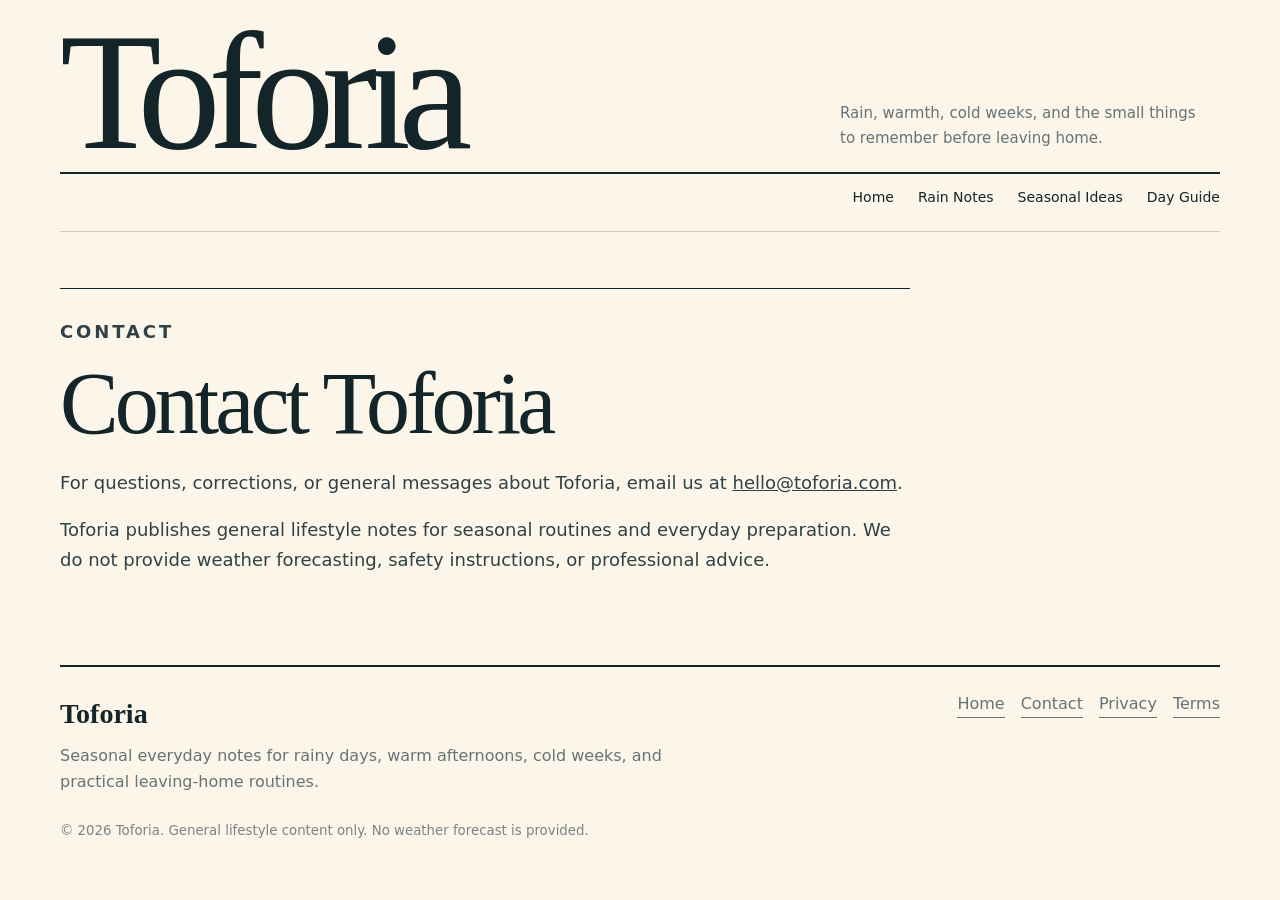
<file: contact.html>
<!doctype html>
<html lang="en">
<head>
  <meta charset="utf-8">
  <meta name="viewport" content="width=device-width, initial-scale=1">
  <title>Contact | Toforia</title>
  <meta name="description" content="Contact Toforia.">
  <meta name="theme-color" content="#f7efe1">
  <link rel="icon" href="assets/favicon.svg" type="image/svg+xml">
  <link rel="preconnect" href="https://images.unsplash.com">
  <link rel="stylesheet" href="assets/style.css">
</head>
<body>
  <a class="skip-link" href="#main">Skip to content</a>

  <header class="masthead">
    <div class="masthead-top">
      <a class="brand" href="/" aria-label="Toforia home">Toforia</a>
      <p>Rain, warmth, cold weeks, and the small things to remember before leaving home.</p>
    </div>
    <nav class="nav" aria-label="Main navigation"><a class="" href="/">Home</a><a class="" href="rain-notes.html">Rain Notes</a><a class="" href="seasonal-ideas.html">Seasonal Ideas</a><a class="" href="day-guide.html">Day Guide</a></nav>
  </header>

  <main id="main">
    <section class="legal"><p class="kicker">Contact</p><h1>Contact Toforia</h1><p>For questions, corrections, or general messages about Toforia, email us at <a href="mailto:hello@toforia.com">hello@toforia.com</a>.</p><p>Toforia publishes general lifestyle notes for seasonal routines and everyday preparation. We do not provide weather forecasting, safety instructions, or professional advice.</p></section>
  </main>

  <footer class="footer">
    <div>
      <strong>Toforia</strong>
      <p>Seasonal everyday notes for rainy days, warm afternoons, cold weeks, and practical leaving-home routines.</p>
    </div>
    <nav aria-label="Footer navigation">
      <a href="/">Home</a>
      <a href="contact.html">Contact</a>
      <a href="privacy.html">Privacy</a>
      <a href="terms.html">Terms</a>
    </nav>
    <small>© 2026 Toforia. General lifestyle content only. No weather forecast is provided.</small>
  </footer>

  <script src="assets/script.js" defer></script>
</body>
</html>
</file>
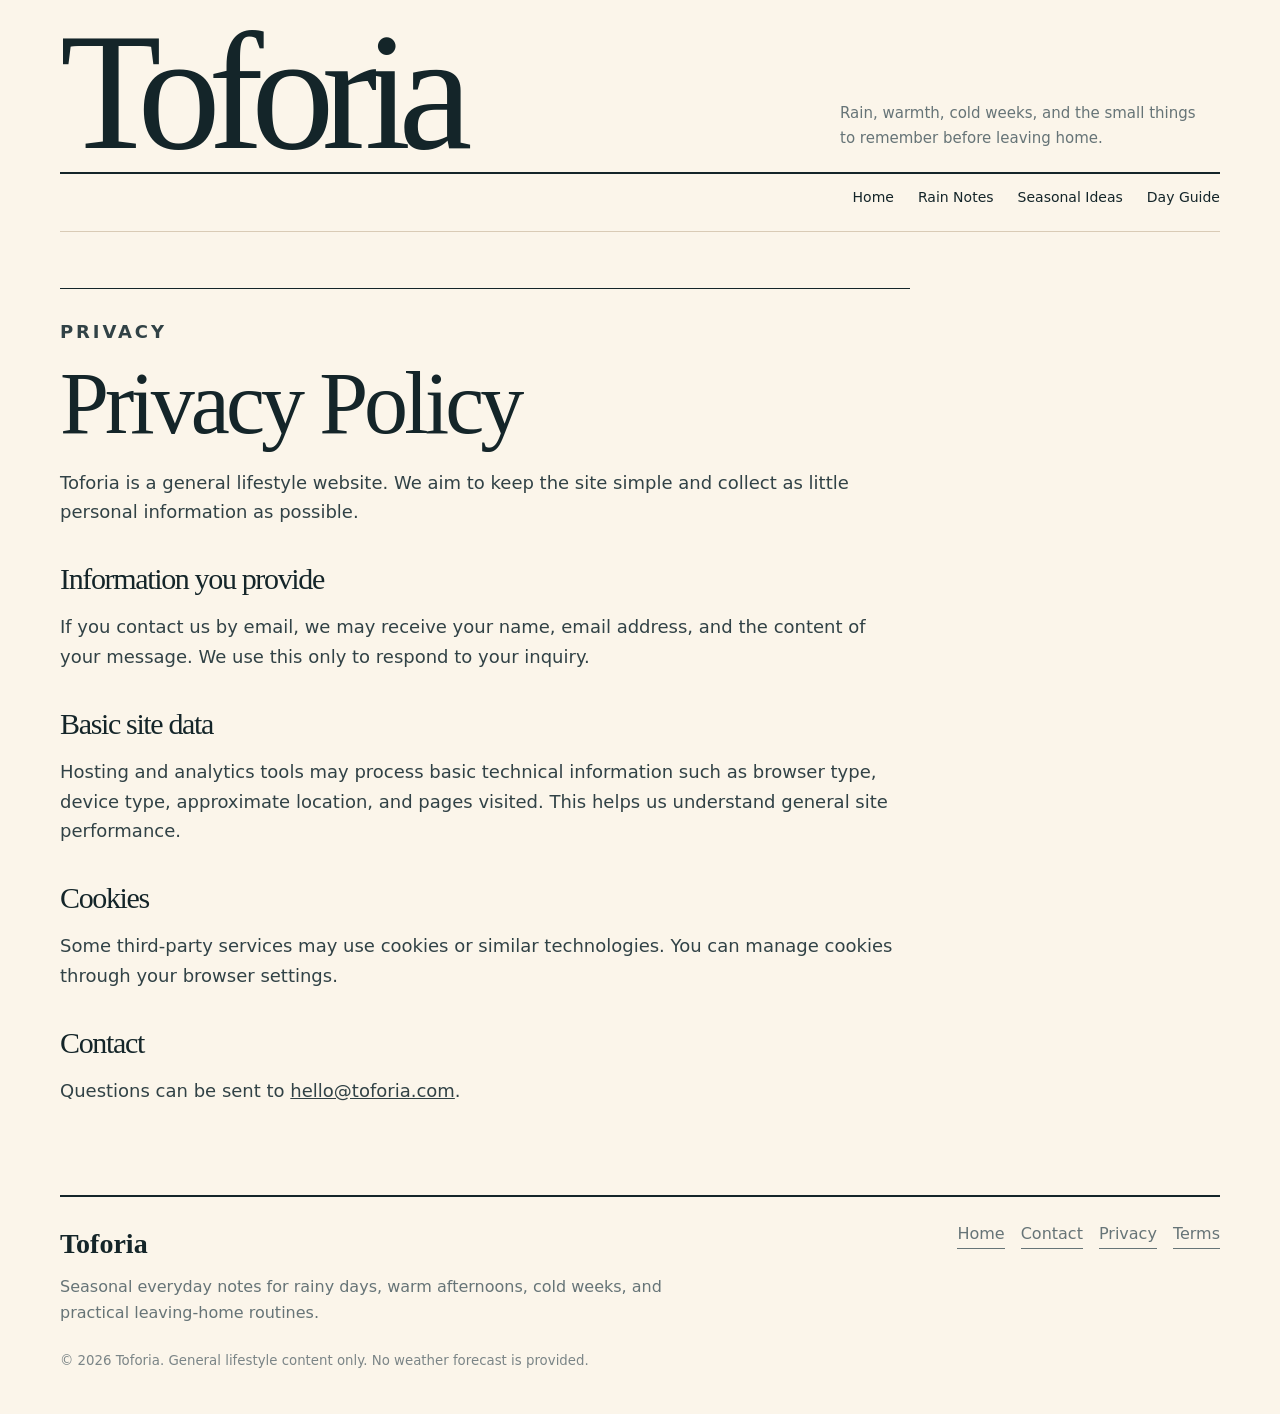
<file: privacy.html>
<!doctype html>
<html lang="en">
<head>
  <meta charset="utf-8">
  <meta name="viewport" content="width=device-width, initial-scale=1">
  <title>Privacy Policy | Toforia</title>
  <meta name="description" content="Privacy policy for Toforia.">
  <meta name="theme-color" content="#f7efe1">
  <link rel="icon" href="assets/favicon.svg" type="image/svg+xml">
  <link rel="preconnect" href="https://images.unsplash.com">
  <link rel="stylesheet" href="assets/style.css">
</head>
<body>
  <a class="skip-link" href="#main">Skip to content</a>

  <header class="masthead">
    <div class="masthead-top">
      <a class="brand" href="/" aria-label="Toforia home">Toforia</a>
      <p>Rain, warmth, cold weeks, and the small things to remember before leaving home.</p>
    </div>
    <nav class="nav" aria-label="Main navigation"><a class="" href="/">Home</a><a class="" href="rain-notes.html">Rain Notes</a><a class="" href="seasonal-ideas.html">Seasonal Ideas</a><a class="" href="day-guide.html">Day Guide</a></nav>
  </header>

  <main id="main">
    <section class="legal"><p class="kicker">Privacy</p><h1>Privacy Policy</h1><p>Toforia is a general lifestyle website. We aim to keep the site simple and collect as little personal information as possible.</p><h2>Information you provide</h2><p>If you contact us by email, we may receive your name, email address, and the content of your message. We use this only to respond to your inquiry.</p><h2>Basic site data</h2><p>Hosting and analytics tools may process basic technical information such as browser type, device type, approximate location, and pages visited. This helps us understand general site performance.</p><h2>Cookies</h2><p>Some third-party services may use cookies or similar technologies. You can manage cookies through your browser settings.</p><h2>Contact</h2><p>Questions can be sent to <a href="mailto:hello@toforia.com">hello@toforia.com</a>.</p></section>
  </main>

  <footer class="footer">
    <div>
      <strong>Toforia</strong>
      <p>Seasonal everyday notes for rainy days, warm afternoons, cold weeks, and practical leaving-home routines.</p>
    </div>
    <nav aria-label="Footer navigation">
      <a href="/">Home</a>
      <a href="contact.html">Contact</a>
      <a href="privacy.html">Privacy</a>
      <a href="terms.html">Terms</a>
    </nav>
    <small>© 2026 Toforia. General lifestyle content only. No weather forecast is provided.</small>
  </footer>

  <script src="assets/script.js" defer></script>
</body>
</html>
</file>
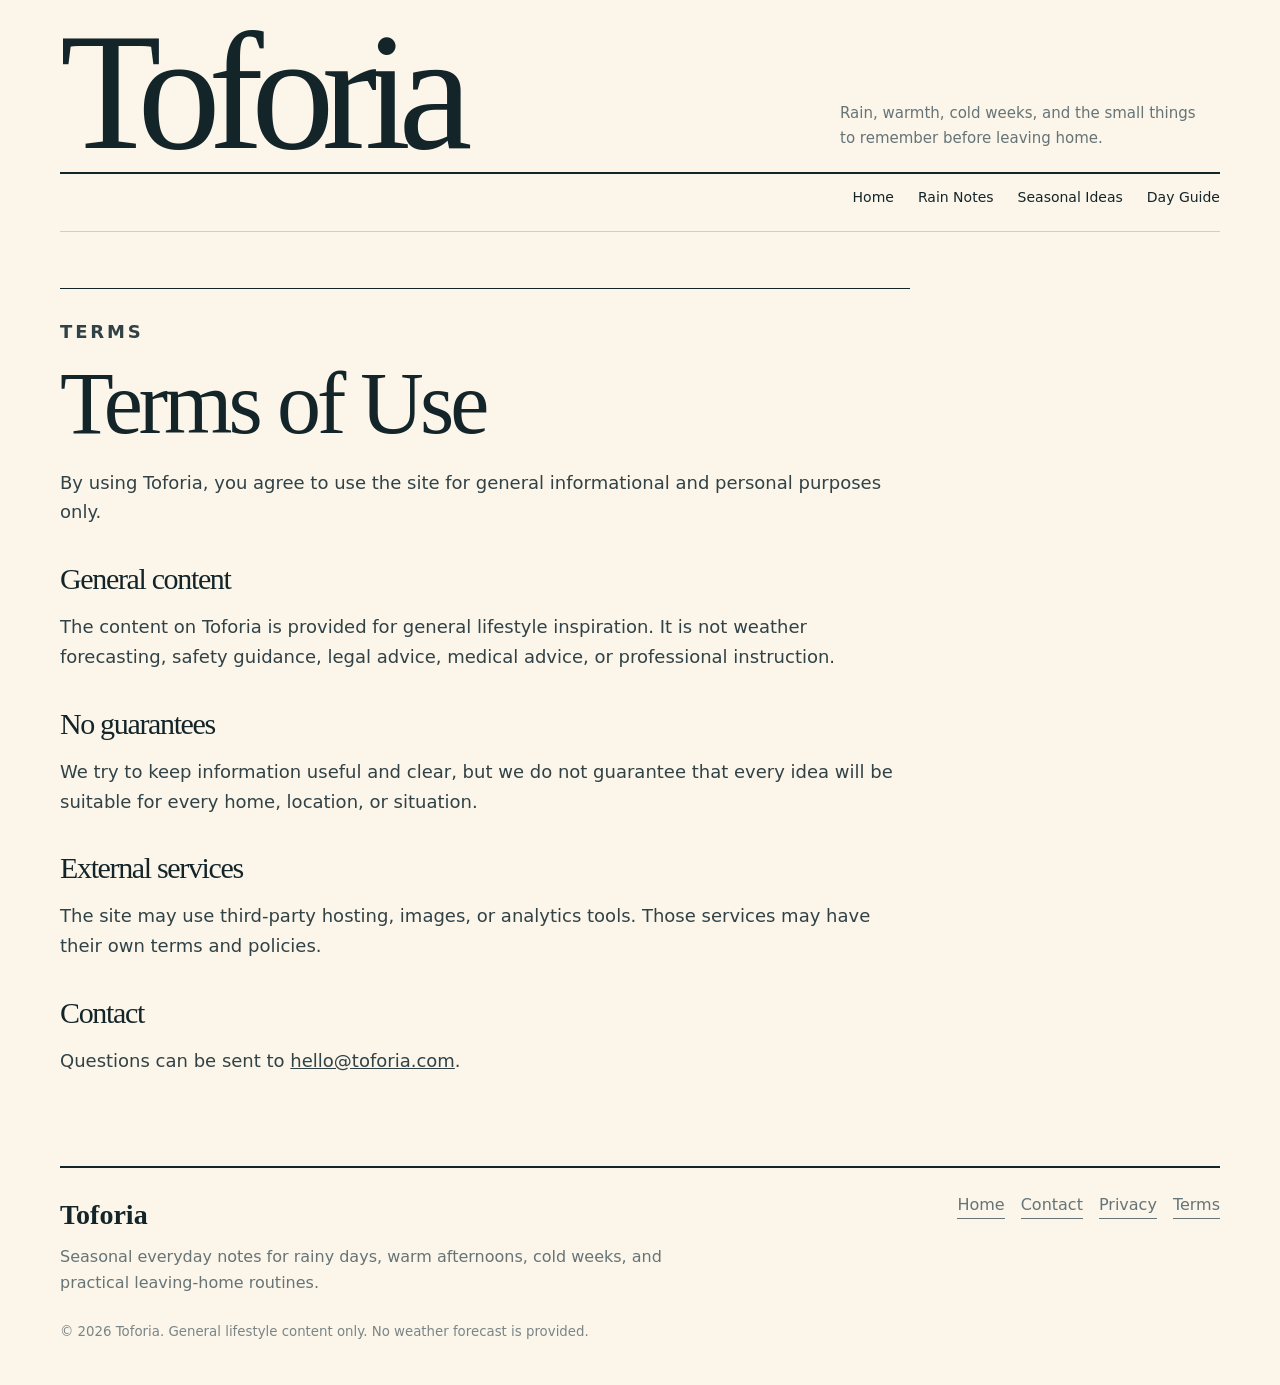
<file: terms.html>
<!doctype html>
<html lang="en">
<head>
  <meta charset="utf-8">
  <meta name="viewport" content="width=device-width, initial-scale=1">
  <title>Terms of Use | Toforia</title>
  <meta name="description" content="Terms of use for Toforia.">
  <meta name="theme-color" content="#f7efe1">
  <link rel="icon" href="assets/favicon.svg" type="image/svg+xml">
  <link rel="preconnect" href="https://images.unsplash.com">
  <link rel="stylesheet" href="assets/style.css">
</head>
<body>
  <a class="skip-link" href="#main">Skip to content</a>

  <header class="masthead">
    <div class="masthead-top">
      <a class="brand" href="/" aria-label="Toforia home">Toforia</a>
      <p>Rain, warmth, cold weeks, and the small things to remember before leaving home.</p>
    </div>
    <nav class="nav" aria-label="Main navigation"><a class="" href="/">Home</a><a class="" href="rain-notes.html">Rain Notes</a><a class="" href="seasonal-ideas.html">Seasonal Ideas</a><a class="" href="day-guide.html">Day Guide</a></nav>
  </header>

  <main id="main">
    <section class="legal"><p class="kicker">Terms</p><h1>Terms of Use</h1><p>By using Toforia, you agree to use the site for general informational and personal purposes only.</p><h2>General content</h2><p>The content on Toforia is provided for general lifestyle inspiration. It is not weather forecasting, safety guidance, legal advice, medical advice, or professional instruction.</p><h2>No guarantees</h2><p>We try to keep information useful and clear, but we do not guarantee that every idea will be suitable for every home, location, or situation.</p><h2>External services</h2><p>The site may use third-party hosting, images, or analytics tools. Those services may have their own terms and policies.</p><h2>Contact</h2><p>Questions can be sent to <a href="mailto:hello@toforia.com">hello@toforia.com</a>.</p></section>
  </main>

  <footer class="footer">
    <div>
      <strong>Toforia</strong>
      <p>Seasonal everyday notes for rainy days, warm afternoons, cold weeks, and practical leaving-home routines.</p>
    </div>
    <nav aria-label="Footer navigation">
      <a href="/">Home</a>
      <a href="contact.html">Contact</a>
      <a href="privacy.html">Privacy</a>
      <a href="terms.html">Terms</a>
    </nav>
    <small>© 2026 Toforia. General lifestyle content only. No weather forecast is provided.</small>
  </footer>

  <script src="assets/script.js" defer></script>
</body>
</html>
</file>
<file: assets/style.css>
:root{--cream:#fbf5ea;--paper:#fffaf1;--ink:#142529;--muted:#667477;--rain:#6f929e;--line:#d9cbb6;--rust:#b96f3c;--deep:#102023}
*{box-sizing:border-box}body{margin:0;background:var(--cream);color:var(--ink);font-family:Inter,"Avenir Next",Avenir,ui-sans-serif,system-ui,-apple-system,BlinkMacSystemFont,"Segoe UI",sans-serif;line-height:1.65}img{display:block;max-width:100%}a{color:inherit}.skip-link{position:absolute;top:-60px;left:16px;background:var(--deep);color:#fff;padding:10px 12px;z-index:20}.skip-link:focus{top:16px}.masthead{width:min(1160px,calc(100% - 36px));margin:0 auto;padding:24px 0 0}.masthead-top{display:grid;grid-template-columns:auto minmax(220px,380px);gap:30px;align-items:end;border-bottom:2px solid var(--ink);padding-bottom:12px}.brand{font-family:Georgia,"Times New Roman",serif;font-size:clamp(64px,13vw,168px);line-height:.82;letter-spacing:-.075em;text-decoration:none;color:var(--ink)}.masthead-top p{margin:0 0 10px;color:var(--muted);font-size:15px;max-width:370px}.nav{display:flex;gap:8px 24px;flex-wrap:wrap;justify-content:flex-end;padding:12px 0 18px;border-bottom:1px solid var(--line)}.nav a{text-decoration:none;font-size:14px;color:var(--ink);padding-bottom:2px;border-bottom:1px solid transparent}.nav a:hover,.nav a.active{border-bottom-color:var(--ink)}main{width:min(1160px,calc(100% - 36px));margin:0 auto}.kicker{margin:0 0 12px;color:var(--rust);text-transform:uppercase;letter-spacing:.16em;font-size:12px;font-weight:800}h1,h2,h3{font-family:Georgia,"Times New Roman",serif;line-height:1.04;margin:0;font-weight:500;letter-spacing:-.045em}.front-page{display:grid;grid-template-columns:minmax(0,.92fr) minmax(0,1.08fr);gap:38px;align-items:stretch;padding:38px 0 44px}.front-photo{position:relative;min-height:560px;background:var(--rain);overflow:hidden}.front-photo img{width:100%;height:100%;object-fit:cover;filter:saturate(.9)}.front-photo span{position:absolute;left:18px;bottom:18px;background:rgba(251,245,234,.92);padding:8px 12px;font-size:12px;letter-spacing:.14em;text-transform:uppercase;font-weight:800}.front-copy{background:var(--paper);border-left:8px solid var(--rain);padding:42px 44px;display:flex;flex-direction:column;justify-content:center}.front-copy h1{font-size:clamp(42px,6.2vw,82px)}.front-copy>p:not(.kicker){font-size:19px;color:#314246;max-width:680px;margin:24px 0 0}.text-links{display:flex;gap:18px;flex-wrap:wrap;margin-top:28px}.text-links a{text-decoration:none;border-bottom:1px solid var(--ink);font-weight:700}.issue-line{display:grid;grid-template-columns:repeat(4,1fr);border-top:1px solid var(--ink);border-bottom:1px solid var(--ink);margin:0 0 66px}.issue-line div{padding:16px 18px;border-right:1px solid var(--line)}.issue-line div:last-child{border-right:0}.issue-line b{display:block;font-family:Georgia,"Times New Roman",serif;font-size:28px;line-height:1}.issue-line span{display:block;color:var(--muted);font-size:14px;margin-top:8px}.almanac{margin-bottom:76px}.almanac-title{display:grid;grid-template-columns:240px minmax(0,760px);gap:38px;align-items:start;margin-bottom:8px}.almanac-title h2{font-size:clamp(36px,5vw,68px)}.almanac article{display:grid;grid-template-columns:210px 82px minmax(0,1fr);gap:24px;align-items:center;padding:24px 0;border-top:1px solid var(--line)}.almanac article:last-child{border-bottom:1px solid var(--line)}.row-photo img{width:100%;height:150px;object-fit:cover}.row-number{font-family:Georgia,"Times New Roman",serif;color:var(--rain);font-size:48px}.almanac h3{font-size:clamp(28px,3.8vw,48px)}.almanac h3 a{text-decoration-thickness:1px;text-underline-offset:5px}.almanac p:not(.kicker){margin:10px 0 0;color:var(--muted);max-width:720px}.prompt-panel{background:var(--deep);color:#fff;margin-bottom:80px;padding:34px;display:grid;grid-template-columns:270px minmax(0,1fr);gap:26px}.prompt-panel h2{font-size:44px}.prompt-buttons{display:grid;grid-template-columns:repeat(4,1fr);gap:8px}.prompt-buttons button{border:1px solid rgba(255,255,255,.32);background:transparent;color:white;padding:16px 12px;text-align:left;font:700 14px/1.2 inherit;cursor:pointer}.prompt-buttons button:hover,.prompt-buttons button.is-active{background:rgba(255,255,255,.12)}#season-prompt{grid-column:2;margin:0;color:#dce5e6;border-top:1px solid rgba(255,255,255,.28);padding-top:16px}.page-intro{padding:50px 0 42px;border-bottom:1px solid var(--ink);margin-bottom:46px;max-width:980px}.page-intro h1{font-size:clamp(44px,7vw,88px)}.page-intro>p:not(.kicker){font-size:20px;color:#314246;max-width:760px;margin:22px 0 0}.reading-layout{display:grid;grid-template-columns:300px minmax(0,780px);gap:54px;margin-bottom:70px}.side-note{margin:0}.side-note img{height:360px;width:100%;object-fit:cover}.side-note p{color:var(--muted);font-size:14px;border-left:4px solid var(--rain);padding-left:14px}.reader{max-width:780px;margin:0}.reader h2{font-size:clamp(30px,3.5vw,46px);margin:0 0 10px}.reader p{font-size:18px;color:#314246}.reader p+h2{margin-top:44px}.wide-strip{display:grid;grid-template-columns:1.2fr .8fr;gap:14px;margin-bottom:80px}.wide-strip img{height:350px;width:100%;object-fit:cover}.season-scroll{margin-bottom:80px}.season-scroll article{display:grid;grid-template-columns:140px minmax(0,1fr) 300px;gap:28px;align-items:center;border-bottom:1px solid var(--line);padding:28px 0}.season-scroll article:first-child{border-top:1px solid var(--ink)}.season-scroll span{color:var(--rust);font-weight:800;text-transform:uppercase;letter-spacing:.14em;font-size:12px}.season-scroll h2{font-size:clamp(34px,4.5vw,60px)}.season-scroll p{color:#314246;margin:12px 0 0;max-width:760px}.season-scroll img{height:210px;width:100%;object-fit:cover}.day-steps{display:grid;grid-template-columns:repeat(2,minmax(0,1fr));gap:1px;background:var(--line);border:1px solid var(--line);margin-bottom:64px}.day-steps div{background:var(--paper);padding:30px}.day-steps span{color:var(--rain);font-weight:900;letter-spacing:.18em;font-size:12px}.day-steps h2{font-size:clamp(28px,3.5vw,44px);margin-top:14px}.day-steps p{color:#314246;font-size:17px}.single-photo{margin-bottom:80px}.single-photo img{width:100%;height:430px;object-fit:cover}.legal{max-width:850px;margin:56px auto 90px 0;border-top:1px solid var(--ink);padding-top:28px}.legal h1{font-size:clamp(48px,7vw,88px)}.legal h2{font-size:30px;margin:36px 0 8px}.legal p{font-size:18px;color:#314246}.footer{width:min(1160px,calc(100% - 36px));margin:0 auto;border-top:2px solid var(--ink);padding:24px 0 42px;display:grid;grid-template-columns:minmax(0,1fr) auto;gap:24px;color:var(--muted)}.footer strong{font-family:Georgia,"Times New Roman",serif;color:var(--ink);font-size:28px}.footer p{max-width:650px;margin:6px 0 0}.footer nav{display:flex;gap:16px;flex-wrap:wrap;justify-content:flex-end;align-content:start}.footer a{text-decoration:none;border-bottom:1px solid currentColor}.footer small{grid-column:1/-1;color:#7b8587}
@media(max-width:900px){.masthead,main,.footer{width:min(100% - 24px,720px)}.masthead-top{display:block}.brand{font-size:clamp(64px,22vw,120px)}.masthead-top p{margin-top:12px}.nav{justify-content:flex-start}.front-page,.almanac-title,.prompt-panel,.reading-layout{grid-template-columns:1fr}.front-page{gap:18px;padding-top:26px}.front-photo{min-height:330px}.front-copy{padding:28px 22px;border-left:0;border-top:7px solid var(--rain)}.issue-line{grid-template-columns:1fr}.issue-line div{border-right:0;border-bottom:1px solid var(--line)}.almanac article{grid-template-columns:1fr;gap:12px}.row-photo img{height:240px}.row-number{font-size:34px}.prompt-buttons{grid-template-columns:1fr}#season-prompt{grid-column:auto}.page-intro{padding-top:38px}.reading-layout{gap:24px}.side-note img{height:260px}.wide-strip{grid-template-columns:1fr}.wide-strip img{height:260px}.season-scroll article{grid-template-columns:1fr;gap:14px}.season-scroll img{height:260px}.day-steps{grid-template-columns:1fr}.single-photo img{height:300px}.footer{grid-template-columns:1fr}.footer nav{justify-content:flex-start}}
</file>
